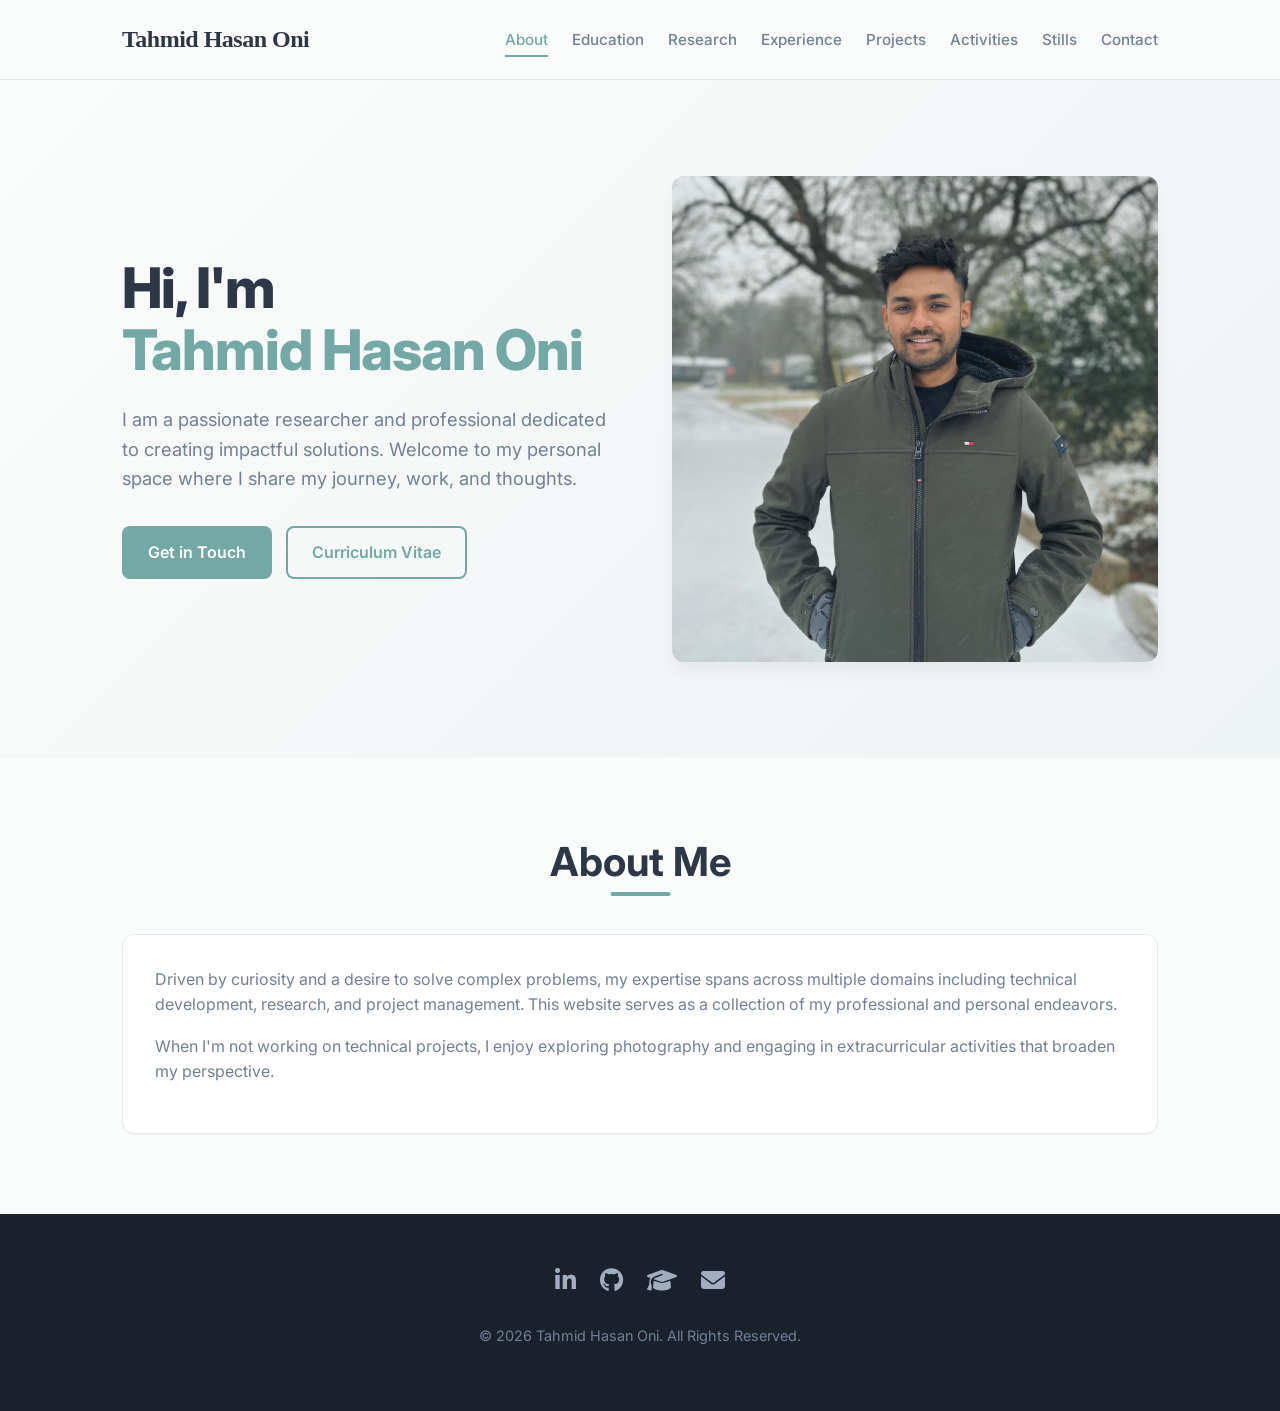
<file: index.html>
<!DOCTYPE html>
<html lang="en">

<head>
    <meta charset="UTF-8">
    <meta name="viewport" content="width=device-width, initial-scale=1.0">
    <meta name="description" content="Official website of Tahmid Hasan Oni, PhD Candidate and Mechanical Engineering Researcher specializing in Structural Health Monitoring and Polymer Composites.">
    <meta property="og:title" content="Tahmid Hasan Oni - Personal Website">
    <meta property="og:description" content="Explore the research publications, engineering projects, and professional journey of Tahmid Hasan Oni.">
    <link rel="canonical" href="https://tahmidoni.github.io/Personal_website/" />
    <title>Tahmid Hasan Oni | Personal Website & Portfolio</title>

    <!-- Google Fonts -->
    <link rel="preconnect" href="https://fonts.googleapis.com">
    <link rel="preconnect" href="https://fonts.gstatic.com" crossorigin>
    <link href="https://fonts.googleapis.com/css2?family=Inter:wght@300;400;500;600;700;800&display=swap"
        rel="stylesheet">

    <!-- FontAwesome for Icons -->
    <link rel="stylesheet" href="https://cdnjs.cloudflare.com/ajax/libs/font-awesome/6.4.0/css/all.min.css">

    <!-- Custom CSS -->
    <link rel="stylesheet" href="css/style.css">
</head>

<body>

    <!-- Navigation -->
    <nav class="navbar">
        <div class="container">
            <a href="index.html" class="nav-logo">Tahmid Hasan Oni</a>
            <button class="mobile-menu-btn" aria-label="Toggle Navigation">
                <i class="fas fa-bars"></i>
            </button>
            <ul class="nav-links">
                <li><a href="index.html" class="nav-link active">About</a></li>
                <li><a href="education.html" class="nav-link">Education</a></li>
                <li><a href="research.html" class="nav-link">Research</a></li>
                <li><a href="experience.html" class="nav-link">Experience</a></li>
                <li><a href="projects.html" class="nav-link">Projects</a></li>
                <!-- <li><a href="honors.html" class="nav-link">Honors</a></li> -->
                <li><a href="activities.html" class="nav-link">Activities</a></li>
                <li><a href="stills.html" class="nav-link">Stills</a></li>
                <li><a href="contact.html" class="nav-link">Contact</a></li>
            </ul>
        </div>
    </nav>

    <!-- Main Content -->
    <main>
        <!-- Hero Section -->
        <section class="hero">
            <div class="container hero-content">
                <div class="hero-text">
                    <h1>Hi, I'm <br><span>Tahmid Hasan Oni</span></h1>
                    <p>I am a passionate researcher and professional dedicated to creating impactful solutions. Welcome
                        to my personal space where I share my journey, work, and thoughts.</p>
                    <div class="hero-buttons">
                        <a href="contact.html" class="btn btn-primary">Get in Touch</a>
                        <a href="https://drive.google.com/file/d/1WWj1M_-aEHTrsy5_OXhQJDjjYvcF088J/view" class="btn btn-outline" style="margin-left: 10px;">Curriculum Vitae</a>
                    </div>
                </div>
                <div class="hero-image">
                    <!-- Placeholder using unspash -->
                    <img src="Assets/Oni.jpeg"
                        alt="Oni" loading="lazy">
                </div>
            </div>
        </section>

        <!-- Brief Intro / About Snippet -->
        <section class="section">
            <div class="container">
                <h2 class="section-title">About Me</h2>
                <div class="card">
                    <p>Driven by curiosity and a desire to solve complex problems, my expertise spans across multiple
                        domains including technical development, research, and project management. This website serves
                        as a collection of my professional and personal endeavors.</p>
                    <p>When I'm not working on technical projects, I enjoy exploring photography and engaging in
                        extracurricular activities that broaden my perspective.</p>
                </div>
            </div>
        </section>
    </main>

    <!-- Footer -->
    <footer>
        <div class="container footer-content">
            <div class="social-links">
                <a href="http://linkedin.com/in/tahmid-hasan-oni-07b539218" class="social-link" aria-label="LinkedIn"><i class="fab fa-linkedin-in"></i></a>
                <a href="https://github.com/TahmidOni" class="social-link" aria-label="GitHub"><i class="fab fa-github"></i></a>
                <a href="https://scholar.google.com/citations?user=o7gsbaMAAAAJ&hl=en" class="social-link" aria-label="Google Scholar"><i class="fas fa-graduation-cap"></i></a>
                <a href="mailto:tahmidhasan.oni@uta.edu" class="social-link" aria-label="Email"><i
                        class="fas fa-envelope"></i></a>
            </div>
            <p class="copyright">&copy;
                <script>document.write(new Date().getFullYear())</script> Tahmid Hasan Oni. All Rights Reserved.
            </p>
        </div>
    </footer>

    <!-- Custom JS -->
    <script src="js/script.js"></script>
</body>

</html>
</file>
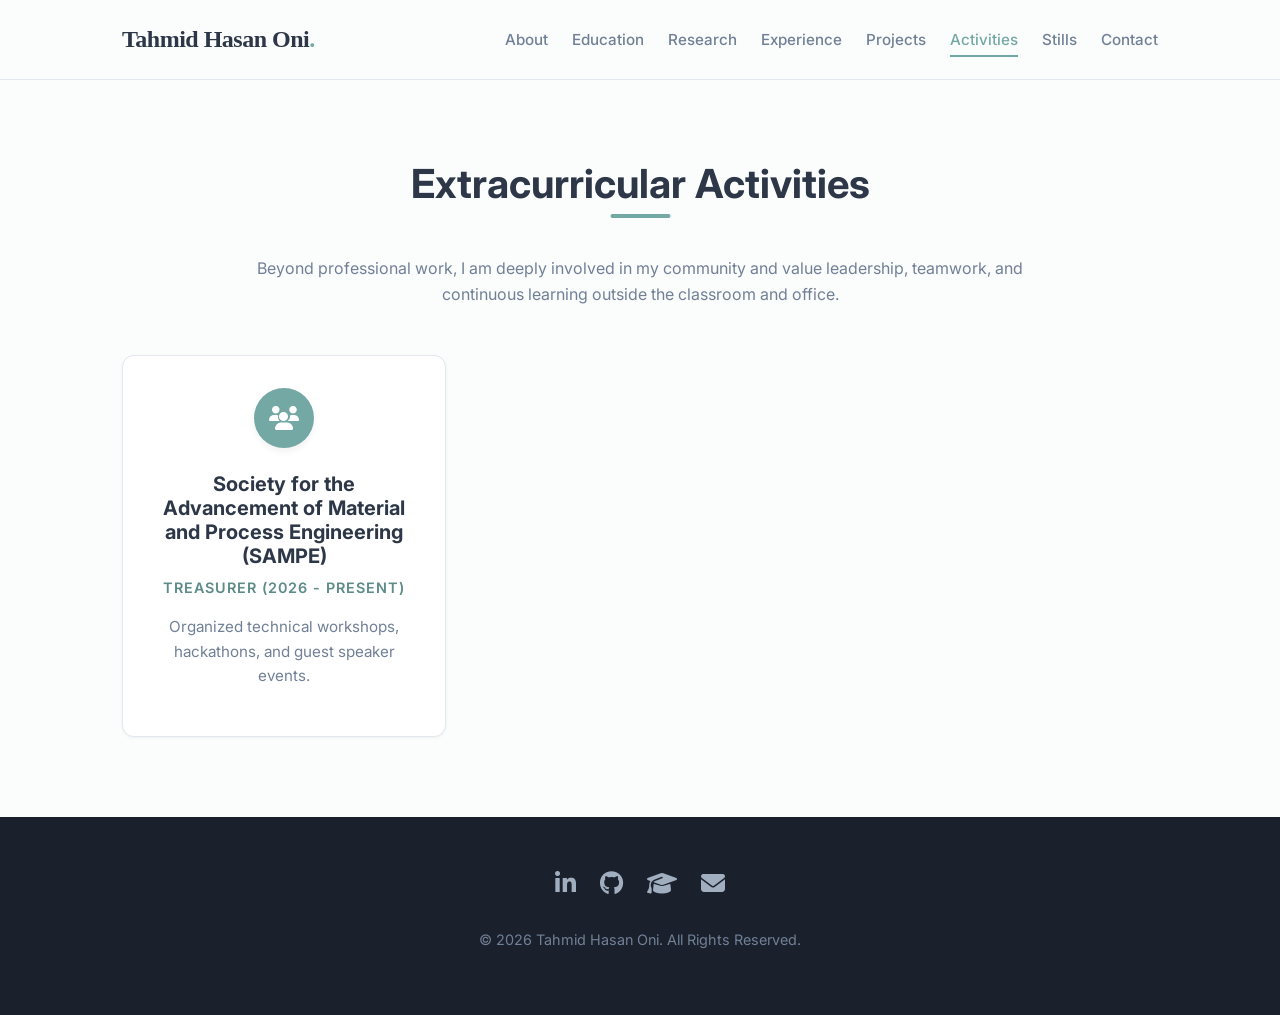
<file: activities.html>
<!DOCTYPE html>
<html lang="en">

<head>
    <meta charset="UTF-8">
    <meta name="viewport" content="width=device-width, initial-scale=1.0">
    <meta name="description" content="Extracurricular activities, leadership roles, and community involvement of Tahmid Hasan Oni.">
    <title>Activities | Tahmid Hasan Oni</title>

    <link rel="preconnect" href="https://fonts.googleapis.com">
    <link rel="preconnect" href="https://fonts.gstatic.com" crossorigin>
    <link href="https://fonts.googleapis.com/css2?family=Inter:wght@300;400;500;600;700;800&display=swap"
        rel="stylesheet">
    <link rel="stylesheet" href="https://cdnjs.cloudflare.com/ajax/libs/font-awesome/6.4.0/css/all.min.css">

    <link rel="stylesheet" href="css/style.css">
    <style>
        .activity-card {
            text-align: center;
        }

        .activity-icon {
            display: inline-flex;
            align-items: center;
            justify-content: center;
            width: 60px;
            height: 60px;
            border-radius: 50%;
            background: var(--accent);
            color: white;
            font-size: 1.5rem;
            margin-bottom: 1.5rem;
            box-shadow: var(--shadow-md);
        }

        .activity-title {
            font-size: 1.25rem;
            margin-bottom: 0.5rem;
        }

        .activity-role {
            font-size: 0.9rem;
            font-weight: 600;
            color: var(--accent-dark);
            margin-bottom: 1rem;
            text-transform: uppercase;
            letter-spacing: 1px;
        }

        .activity-desc {
            font-size: 0.95rem;
            color: var(--text-muted);
        }
    </style>
</head>

<body>

    <!-- Navigation -->
    <nav class="navbar">
        <div class="container">
            <a href="index.html" class="nav-logo">Tahmid Hasan Oni<span>.</span></a>
            <button class="mobile-menu-btn" aria-label="Toggle Navigation">
                <i class="fas fa-bars"></i>
            </button>
            <ul class="nav-links">
                <li><a href="index.html" class="nav-link">About</a></li>
                <li><a href="education.html" class="nav-link">Education</a></li>
                <li><a href="research.html" class="nav-link">Research</a></li>
                <li><a href="experience.html" class="nav-link">Experience</a></li>
                <li><a href="projects.html" class="nav-link">Projects</a></li>
                <!-- <li><a href="honors.html" class="nav-link">Honors</a></li> -->
                <li><a href="activities.html" class="nav-link">Activities</a></li>
                <li><a href="stills.html" class="nav-link">Stills</a></li>
                <li><a href="contact.html" class="nav-link">Contact</a></li>
            </ul>
        </div>
    </nav>

    <!-- Main Content -->
    <main style="flex: 1;">
        <section class="section">
            <div class="container">
                <h1 class="section-title">Extracurricular Activities</h1>

                <p style="text-align: center; max-width: 800px; margin: 0 auto 3rem auto;">
                    Beyond professional work, I am deeply involved in my community and value leadership, teamwork, and
                    continuous learning outside the classroom and office.
                </p>

                <div class="grid-3">

                    <div class="card activity-card">
                        <div class="activity-icon"><i class="fas fa-users"></i></div>
                        <h3 class="activity-title">Society for the Advancement of Material and Process Engineering (SAMPE)</h3>
                        <div class="activity-role">Treasurer (2026 - Present)</div>
                        <p class="activity-desc">Organized technical workshops, hackathons, and guest speaker
                            events.</p>
                    </div>

                    <!-- <div class="card activity-card">
                        <div class="activity-icon"><i class="fas fa-hands-helping"></i></div>
                        <h3 class="activity-title">Code for Good Initiative</h3>
                        <div class="activity-role">Lead Volunteer Coordinator</div>
                        <p class="activity-desc">Partnered with local non-profits to build custom software solutions to
                            improve their operational efficiency. Mentored junior developers in the process.</p>
                    </div>

                    <div class="card activity-card">
                        <div class="activity-icon"><i class="fas fa-mountain"></i></div>
                        <h3 class="activity-title">Outdoor Adventure Club</h3>
                        <div class="activity-role">Member & Guide</div>
                        <p class="activity-desc">Led monthly hiking and rock climbing expeditions for students.
                            Emphasized safety, teamwork, and leaving no trace principles in nature.</p>
                    </div> -->

                </div>

            </div>
        </section>
    </main>

    <!-- Footer -->
    <footer>
        <div class="container footer-content">
            <div class="social-links">
                <a href="http://linkedin.com/in/tahmid-hasan-oni-07b539218" class="social-link" aria-label="LinkedIn"><i class="fab fa-linkedin-in"></i></a>
                <a href="https://github.com/TahmidOni" class="social-link" aria-label="GitHub"><i class="fab fa-github"></i></a>
                <a href="https://scholar.google.com/citations?user=o7gsbaMAAAAJ&hl=en" class="social-link" aria-label="Google Scholar"><i class="fas fa-graduation-cap"></i></a>
                <a href="mailto:tahmidhasan.oni@uta.edu" class="social-link" aria-label="Email"><i
                        class="fas fa-envelope"></i></a>
            </div>
            <p class="copyright">&copy;
                <script>document.write(new Date().getFullYear())</script> Tahmid Hasan Oni. All Rights Reserved.
            </p>
        </div>
    </footer>

    <script src="js/script.js"></script>
</body>

</html>
</file>
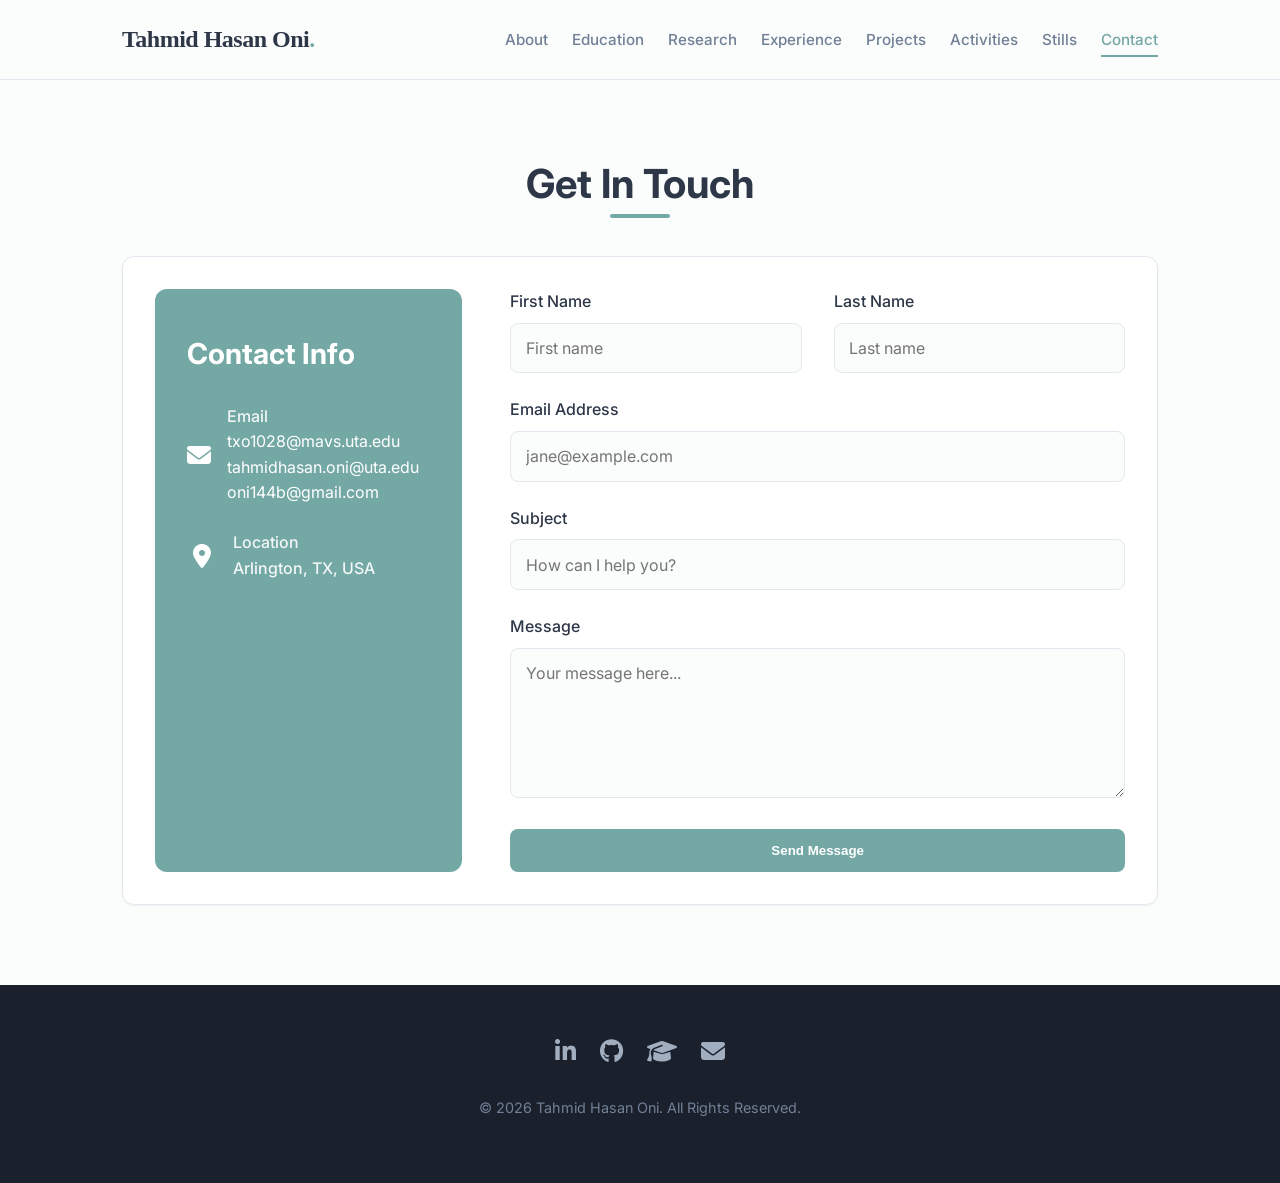
<file: contact.html>
<!DOCTYPE html>
<html lang="en">

<head>
    <meta charset="UTF-8">
    <meta name="viewport" content="width=device-width, initial-scale=1.0">
    <meta name="description" content="Get in touch with Tahmid Hasan Oni for research collaborations, professional opportunities, or academic inquiries.">
    <title>Contact | Tahmid Hasan Oni</title>
    
    <link rel="preconnect" href="https://fonts.googleapis.com">
    <link rel="preconnect" href="https://fonts.gstatic.com" crossorigin>
    <link href="https://fonts.googleapis.com/css2?family=Inter:wght@300;400;500;600;700;800&display=swap"
        rel="stylesheet">
    <link rel="stylesheet" href="https://cdnjs.cloudflare.com/ajax/libs/font-awesome/6.4.0/css/all.min.css">

    <link rel="stylesheet" href="css/style.css">
    <style>
        .contact-grid {
            display: grid;
            grid-template-columns: 1fr 2fr;
            gap: 3rem;
        }

        .contact-info {
            background: var(--accent);
            color: white;
            padding: 3rem 2rem;
            border-radius: var(--radius-lg);
        }

        .contact-info h2 {
            color: white;
            margin-bottom: 2rem;
            font-size: 1.8rem;
        }

        .info-item {
            display: flex;
            align-items: center;
            margin-bottom: 1.5rem;
        }

        .info-item i {
            font-size: 1.5rem;
            margin-right: 1rem;
            width: 30px;
            text-align: center;
        }

        .info-item p {
            margin: 0;
            color: rgba(255, 255, 255, 0.9);
            font-weight: 500;
        }

        .info-item a {
            color: white;
            text-decoration: none;
        }

        .info-item a:hover {
            text-decoration: underline;
        }

        .form-group {
            margin-bottom: 1.5rem;
        }

        .form-label {
            display: block;
            margin-bottom: 0.5rem;
            font-weight: 500;
            color: var(--text-main);
        }

        .form-control {
            width: 100%;
            padding: 0.9rem;
            border: 1px solid var(--border);
            border-radius: var(--radius-md);
            font-family: inherit;
            font-size: 1rem;
            transition: var(--transition);
            background: var(--bg-color);
        }

        .form-control:focus {
            outline: none;
            border-color: var(--accent);
            box-shadow: 0 0 0 4px rgba(116, 168, 164, 0.15);
        }

        textarea.form-control {
            resize: vertical;
            min-height: 150px;
        }

        @media (max-width: 768px) {
            .contact-grid {
                grid-template-columns: 1fr;
            }
        }
    </style>
</head>

<body>

    <!-- Navigation -->
    <nav class="navbar">
        <div class="container">
            <a href="index.html" class="nav-logo">Tahmid Hasan Oni<span>.</span></a>
            <button class="mobile-menu-btn" aria-label="Toggle Navigation">
                <i class="fas fa-bars"></i>
            </button>
            <ul class="nav-links">
                <li><a href="index.html" class="nav-link">About</a></li>
                <li><a href="education.html" class="nav-link">Education</a></li>
                <li><a href="research.html" class="nav-link">Research</a></li>
                <li><a href="experience.html" class="nav-link">Experience</a></li>
                <li><a href="projects.html" class="nav-link">Projects</a></li>
                <!-- <li><a href="honors.html" class="nav-link">Honors</a></li> -->
                <li><a href="activities.html" class="nav-link">Activities</a></li>
                <li><a href="stills.html" class="nav-link">Stills</a></li>
                <li><a href="contact.html" class="nav-link active">Contact</a></li>
            </ul>
        </div>
    </nav>

    <!-- Main Content -->
    <main style="flex: 1;">
        <section class="section">
            <div class="container">
                <h1 class="section-title">Get In Touch</h1>

                <div class="card" style="padding: 2rem;">
                    <div class="contact-grid">

                        <!-- Contact Information -->
                        <div class="contact-info">
                            <h2>Contact Info</h2>

                            <div class="info-item">
                                <i class="fas fa-envelope"></i>
                                <div>
                                    <p>Email</p>
                                    <a href="mailto:txo1028@mavs.uta.edu">txo1028@mavs.uta.edu</a>
                                    <a href="mailto:tahmidhasan.oni@uta.edu">tahmidhasan.oni@uta.edu</a>
                                    <a href="mailto:oni144b@gmail.com">oni144b@gmail.com</a>
                                </div>
                            </div>

                            <!-- <div class="info-item">
                                <i class="fas fa-phone-alt"></i>
                                <div>
                                    <p>Phone</p>
                                    <a href="tel:+1234567890">+1 (234) 567-890</a>
                                </div>
                            </div> -->

                            <div class="info-item">
                                <i class="fas fa-map-marker-alt"></i>
                                <div>
                                    <p>Location</p>
                                    <p>Arlington, TX, USA</p>
                                </div>
                            </div>
                        </div>

                        <!-- Contact Form -->
                        <div class="contact-form-container">
                            <form action="#" method="POST"
                                onsubmit="event.preventDefault(); alert('Message feature requires backend setup. Currently in demo mode.');">
                                <div class="grid-2">
                                    <div class="form-group">
                                        <label class="form-label" for="firstName">First Name</label>
                                        <input type="text" id="firstName" class="form-control" required
                                            placeholder="First name">
                                    </div>
                                    <div class="form-group">
                                        <label class="form-label" for="lastName">Last Name</label>
                                        <input type="text" id="lastName" class="form-control" required
                                            placeholder="Last name">
                                    </div>
                                </div>

                                <div class="form-group">
                                    <label class="form-label" for="email">Email Address</label>
                                    <input type="email" id="email" class="form-control" required
                                        placeholder="jane@example.com">
                                </div>

                                <div class="form-group">
                                    <label class="form-label" for="subject">Subject</label>
                                    <input type="text" id="subject" class="form-control" required
                                        placeholder="How can I help you?">
                                </div>

                                <div class="form-group">
                                    <label class="form-label" for="message">Message</label>
                                    <textarea id="message" class="form-control" required
                                        placeholder="Your message here..."></textarea>
                                </div>

                                <button type="submit" class="btn btn-primary" style="width: 100%;">Send Message</button>
                            </form>
                        </div>

                    </div>
                </div>

            </div>
        </section>
    </main>

    <!-- Footer -->
    <footer>
        <div class="container footer-content">
            <div class="social-links">
                <a href="http://linkedin.com/in/tahmid-hasan-oni-07b539218" class="social-link" aria-label="LinkedIn"><i class="fab fa-linkedin-in"></i></a>
                <a href="https://github.com/TahmidOni" class="social-link" aria-label="GitHub"><i class="fab fa-github"></i></a>
                <a href="https://scholar.google.com/citations?user=o7gsbaMAAAAJ&hl=en" class="social-link" aria-label="Google Scholar"><i class="fas fa-graduation-cap"></i></a>
                <a href="mailto:tahmidhasan.oni@uta.edu" class="social-link" aria-label="Email"><i
                        class="fas fa-envelope"></i></a>
            </div>
            <p class="copyright">&copy;
                <script>document.write(new Date().getFullYear())</script> Tahmid Hasan Oni. All Rights Reserved.
            </p>
        </div>
    </footer>

    <script src="js/script.js"></script>
</body>

</html>
</file>
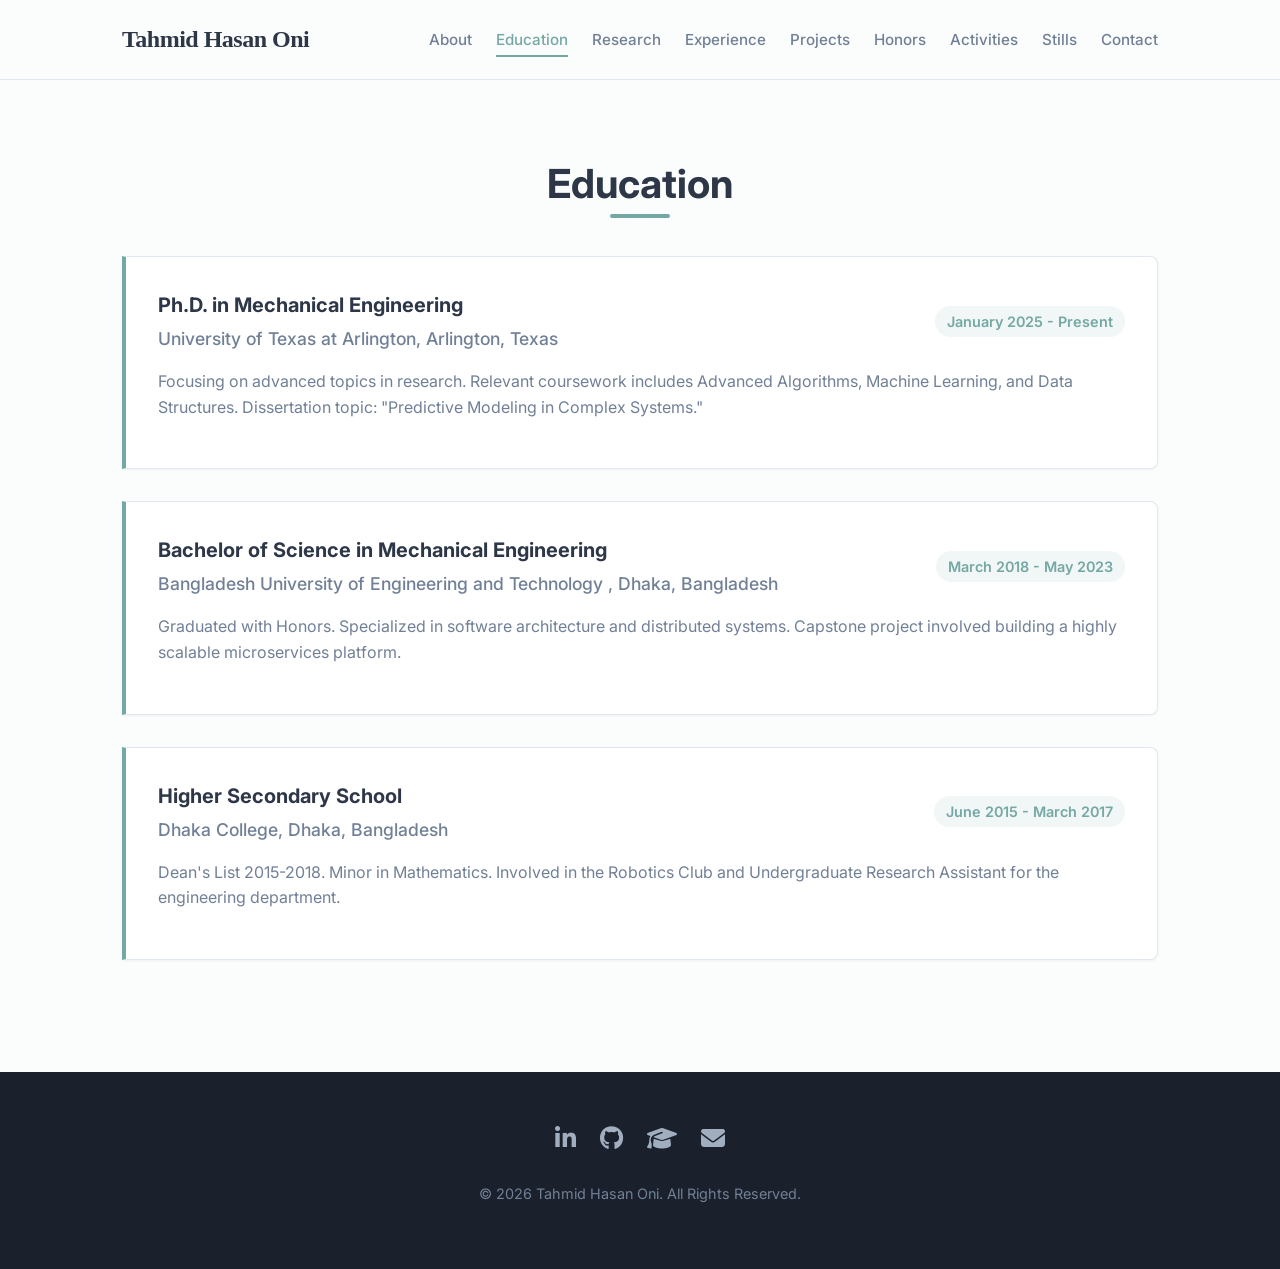
<file: education.html>
<!DOCTYPE html>
<html lang="en">

<head>
    <meta charset="UTF-8">
    <meta name="viewport" content="width=device-width, initial-scale=1.0">
    <meta name="description" content="Academic background and education history of Tahmid Hasan Oni, PhD Candidate in Mechanical Engineering.">
    <title>Education | Tahmid Hasan Oni</title>

    <link rel="preconnect" href="https://fonts.googleapis.com">
    <link rel="preconnect" href="https://fonts.gstatic.com" crossorigin>
    <link href="https://fonts.googleapis.com/css2?family=Inter:wght@300;400;500;600;700;800&display=swap"
        rel="stylesheet">
    <link rel="stylesheet" href="https://cdnjs.cloudflare.com/ajax/libs/font-awesome/6.4.0/css/all.min.css">

    <link rel="stylesheet" href="css/style.css">
    <style>
        .edu-item {
            margin-bottom: 2rem;
            border-left: 4px solid var(--accent);
            border-radius: 0 var(--radius-md) var(--radius-md) 0;
        }

        .edu-meta {
            display: flex;
            justify-content: space-between;
            align-items: center;
            margin-bottom: 1rem;
            flex-wrap: wrap;
            gap: 0.5rem;
        }

        .edu-date {
            font-weight: 600;
            color: var(--accent);
            background: rgba(116, 168, 164, 0.1);
            padding: 0.25rem 0.75rem;
            border-radius: 20px;
            font-size: 0.9rem;
        }

        .edu-degree {
            font-size: 1.25rem;
            font-weight: 700;
            color: var(--text-main);
            margin-bottom: 0.25rem;
        }

        .edu-school {
            font-size: 1.1rem;
            color: var(--text-muted);
            font-weight: 500;
        }
    </style>
</head>

<body>

    <!-- Navigation -->
    <nav class="navbar">
        <div class="container">
            <a href="index.html" class="nav-logo">Tahmid Hasan Oni<span></span></a>
            <button class="mobile-menu-btn" aria-label="Toggle Navigation">
                <i class="fas fa-bars"></i>
            </button>
            <ul class="nav-links">
                <li><a href="index.html" class="nav-link">About</a></li>
                <li><a href="education.html" class="nav-link">Education</a></li>
                <li><a href="research.html" class="nav-link">Research</a></li>
                <li><a href="experience.html" class="nav-link">Experience</a></li>
                <li><a href="projects.html" class="nav-link">Projects</a></li>
                <li><a href="honors.html" class="nav-link">Honors</a></li>
                <li><a href="activities.html" class="nav-link">Activities</a></li>
                <li><a href="stills.html" class="nav-link">Stills</a></li>
                <li><a href="contact.html" class="nav-link">Contact</a></li>
            </ul>
        </div>
    </nav>

    <!-- Main Content -->
    <main style="flex: 1;">
        <section class="section">
            <div class="container">
                <h1 class="section-title">Education</h1>

                <div class="card edu-item">
                    <div class="edu-meta">
                        <div>
                            <div class="edu-degree">Ph.D. in Mechanical Engineering</div>
                            <div class="edu-school">University of Texas at Arlington, Arlington, Texas</div>
                        </div>
                        <div class="edu-date">January 2025 - Present</div>
                    </div>
                    <p>Focusing on advanced topics in research. Relevant coursework includes Advanced Algorithms,
                        Machine Learning, and Data Structures. Dissertation topic: "Predictive Modeling in Complex
                        Systems."</p>
                </div>

                <div class="card edu-item">
                    <div class="edu-meta">
                        <div>
                            <div class="edu-degree">Bachelor of Science in Mechanical Engineering </div>
                            <div class="edu-school">Bangladesh University of Engineering and Technology , Dhaka, Bangladesh</div>
                        </div>
                        <div class="edu-date">March 2018 - May 2023</div>
                    </div>
                    <p>Graduated with Honors. Specialized in software architecture and distributed systems. Capstone
                        project involved building a highly scalable microservices platform.</p>
                </div>

                <div class="card edu-item">
                    <div class="edu-meta">
                        <div>
                            <div class="edu-degree">Higher Secondary School</div>
                            <div class="edu-school">Dhaka College, Dhaka, Bangladesh</div>
                        </div>
                        <div class="edu-date"> June 2015 - March 2017</div>
                    </div>
                    <p>Dean's List 2015-2018. Minor in Mathematics. Involved in the Robotics Club and Undergraduate
                        Research Assistant for the engineering department.</p>
                </div>

            </div>
        </section>
    </main>

    <!-- Footer -->
    <footer>
        <div class="container footer-content">
            <div class="social-links">
                <a href="http://linkedin.com/in/tahmid-hasan-oni-07b539218" class="social-link" aria-label="LinkedIn"><i class="fab fa-linkedin-in"></i></a>
                <a href="https://github.com/TahmidOni" class="social-link" aria-label="GitHub"><i class="fab fa-github"></i></a>
                <a href="https://scholar.google.com/citations?user=o7gsbaMAAAAJ&hl=en" class="social-link" aria-label="Google Scholar"><i class="fas fa-graduation-cap"></i></a>
                <a href="mailto:tahmidhasan.oni@uta.edu" class="social-link" aria-label="Email"><i
                        class="fas fa-envelope"></i></a>
            </div>
            <p class="copyright">&copy;
                <script>document.write(new Date().getFullYear())</script> Tahmid Hasan Oni. All Rights Reserved.
            </p>
        </div>
    </footer>

    <script src="js/script.js"></script>
</body>

</html>
</file>
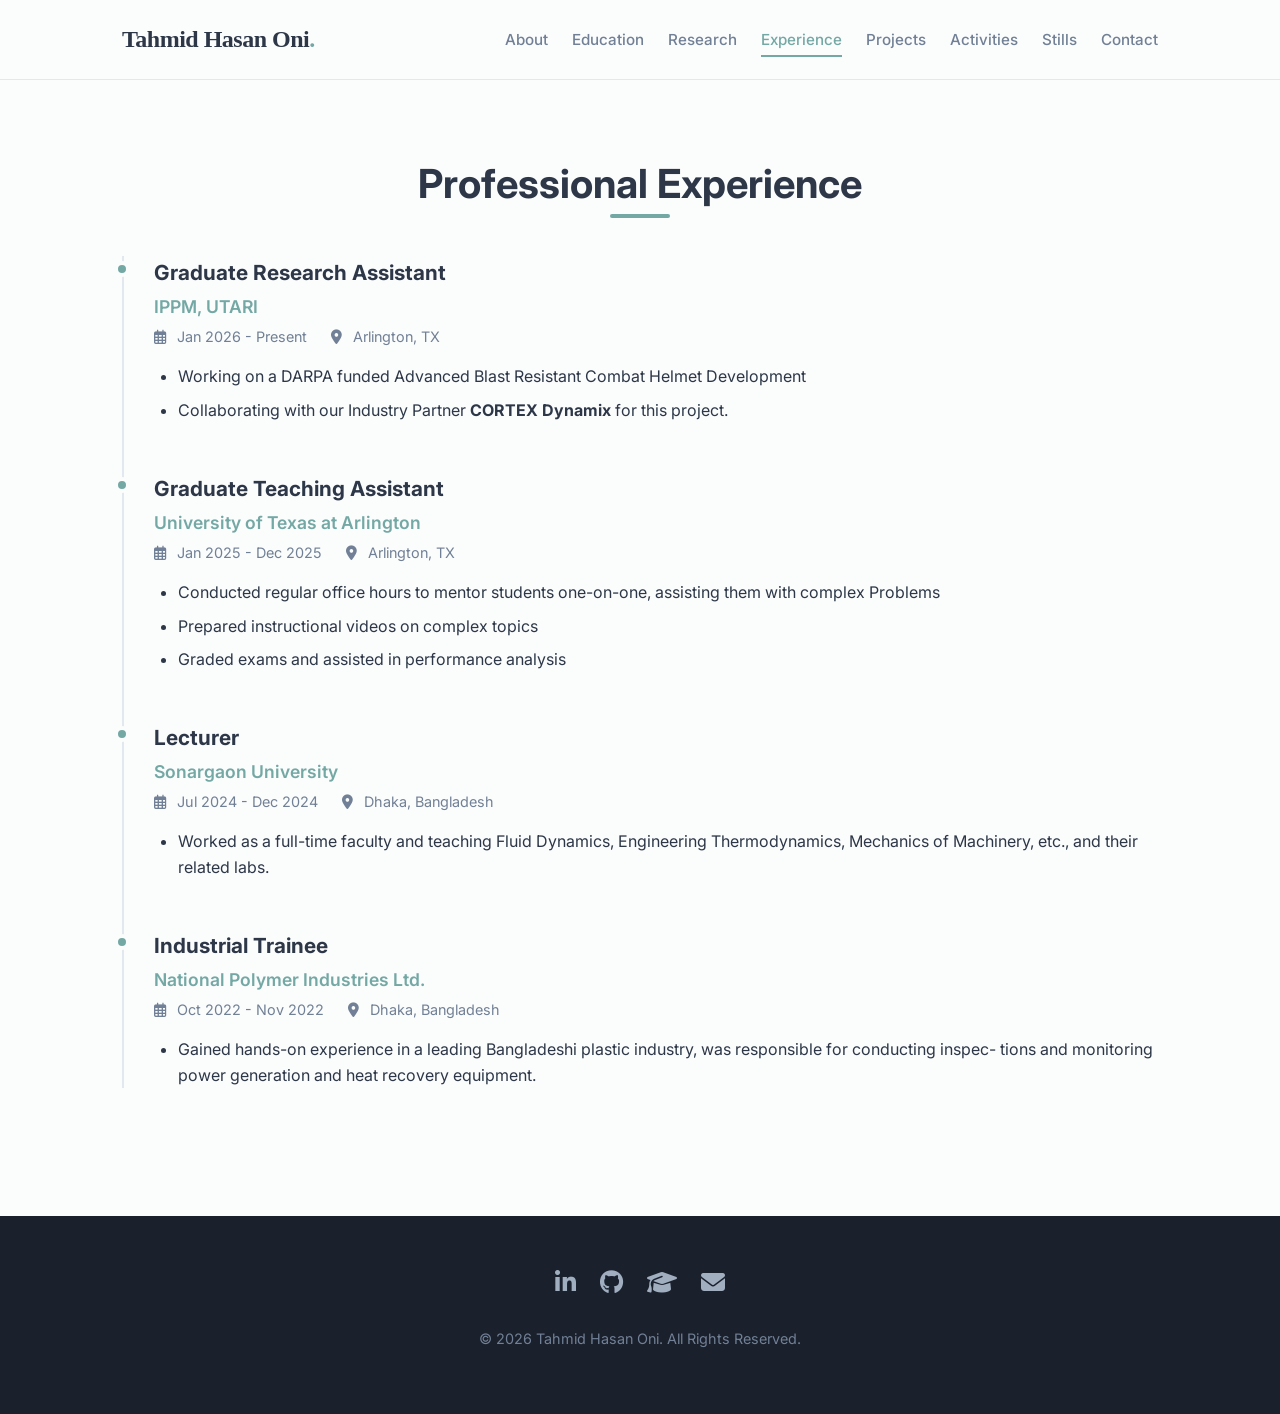
<file: experience.html>
<!DOCTYPE html>
<html lang="en">

<head>
    <meta charset="UTF-8">
    <meta name="viewport" content="width=device-width, initial-scale=1.0">
    <meta name="description" content="Professional experience and work history of Tahmid Hasan Oni, including roles as Graduate Research Assistant and Lecturer.">
    <title>Professional Experience | Tahmid Hasan Oni</title>

    <link rel="preconnect" href="https://fonts.googleapis.com">
    <link rel="preconnect" href="https://fonts.gstatic.com" crossorigin>
    <link href="https://fonts.googleapis.com/css2?family=Inter:wght@300;400;500;600;700;800&display=swap"
        rel="stylesheet">
    <link rel="stylesheet" href="https://cdnjs.cloudflare.com/ajax/libs/font-awesome/6.4.0/css/all.min.css">

    <link rel="stylesheet" href="css/style.css">
    <style>
        .exp-container {
            position: relative;
            padding-left: 2rem;
        }

        .exp-container::before {
            content: '';
            position: absolute;
            left: 0;
            top: 0;
            bottom: 0;
            width: 2px;
            background: var(--border);
        }

        .exp-item {
            position: relative;
            margin-bottom: 3rem;
        }

        .exp-item::before {
            content: '';
            position: absolute;
            left: -2rem;
            top: 5px;
            width: 16px;
            height: 16px;
            border-radius: 50%;
            background: var(--accent);
            border: 4px solid var(--bg-color);
            transform: translateX(-50%);
        }

        .exp-header {
            margin-bottom: 1rem;
        }

        .exp-role {
            font-size: 1.3rem;
            font-weight: 700;
            color: var(--text-main);
            margin-bottom: 0.25rem;
        }

        .exp-company {
            font-size: 1.1rem;
            color: var(--accent);
            font-weight: 600;
            margin-bottom: 0.25rem;
        }

        .exp-date-loc {
            font-size: 0.9rem;
            color: var(--text-muted);
            display: flex;
            gap: 1.5rem;
        }

        .exp-date-loc i {
            margin-right: 0.4rem;
        }

        .exp-bullets {
            list-style-type: disc;
            padding-left: 1.5rem;
            color: var(--text-main);
        }

        .exp-bullets li {
            margin-bottom: 0.5rem;
        }
    </style>
</head>

<body>

    <!-- Navigation -->
    <nav class="navbar">
        <div class="container">
            <a href="index.html" class="nav-logo">Tahmid Hasan Oni<span>.</span></a>
            <button class="mobile-menu-btn" aria-label="Toggle Navigation">
                <i class="fas fa-bars"></i>
            </button>
            <ul class="nav-links">
                <li><a href="index.html" class="nav-link">About</a></li>
                <li><a href="education.html" class="nav-link">Education</a></li>
                <li><a href="research.html" class="nav-link">Research</a></li>
                <li><a href="experience.html" class="nav-link">Experience</a></li>
                <li><a href="projects.html" class="nav-link">Projects</a></li>
                <!-- <li><a href="honors.html" class="nav-link">Honors</a></li> -->
                <li><a href="activities.html" class="nav-link">Activities</a></li>
                <li><a href="stills.html" class="nav-link">Stills</a></li>
                <li><a href="contact.html" class="nav-link">Contact</a></li>
            </ul>
        </div>
    </nav>

    <!-- Main Content -->
    <main style="flex: 1;">
        <section class="section">
            <div class="container">
                <h1 class="section-title">Professional Experience</h1>

                <div class="exp-container">

                    <div class="exp-item">
                        <div class="exp-header">
                            <div class="exp-role"> Graduate Research Assistant</div>
                            <div class="exp-company">IPPM, UTARI</div>
                            <div class="exp-date-loc">
                                <span><i class="far fa-calendar-alt"></i> Jan 2026 - Present</span>
                                <span><i class="fas fa-map-marker-alt"></i> Arlington, TX</span>
                            </div>
                        </div>
                        <ul class="exp-bullets">
                            <li>Working on a DARPA funded Advanced Blast Resistant Combat Helmet Development</li>
                            <li>Collaborating with our Industry Partner <b>CORTEX Dynamix</b> for this project.</li>
                        </ul>
                    </div>

                    <div class="exp-item">
                        <div class="exp-header">
                            <div class="exp-role">Graduate Teaching Assistant</div>
                            <div class="exp-company">University of Texas at Arlington</div>
                            <div class="exp-date-loc">
                                <span><i class="far fa-calendar-alt"></i> Jan 2025 - Dec 2025</span>
                                <span><i class="fas fa-map-marker-alt"></i> Arlington, TX</span>
                            </div>
                        </div>
                        <ul class="exp-bullets">
                            <li>Conducted regular office hours to mentor students one-on-one, assisting them with complex Problems</li>
                            <li> Prepared instructional videos on complex topics </li>
                            <li>Graded exams and assisted in performance analysis</li>
                        </ul>
                    </div>

                    <div class="exp-item">
                        <div class="exp-header">
                            <div class="exp-role">Lecturer</div>
                            <div class="exp-company">Sonargaon University</div>
                            <div class="exp-date-loc">
                                <span><i class="far fa-calendar-alt"></i> Jul 2024 - Dec 2024</span>
                                <span><i class="fas fa-map-marker-alt"></i> Dhaka, Bangladesh</span>
                            </div>
                        </div>
                        <ul class="exp-bullets">
                            <li>Worked as a full-time faculty and teaching Fluid Dynamics, Engineering Thermodynamics, Mechanics of
Machinery, etc., and their related labs.</li>
                            
                        </ul>
                    </div>

                    <div class="exp-item">
                        <div class="exp-header">
                            <div class="exp-role">Industrial Trainee</div>
                            <div class="exp-company">National Polymer Industries Ltd.</div>
                            <div class="exp-date-loc">
                                <span><i class="far fa-calendar-alt"></i> Oct 2022 - Nov 2022</span>
                                <span><i class="fas fa-map-marker-alt"></i> Dhaka, Bangladesh</span>
                            </div>
                        </div>
                        <ul class="exp-bullets">
                            <li>Gained hands-on experience in a leading Bangladeshi plastic industry, was responsible for conducting inspec-
tions and monitoring power generation and heat recovery equipment.</li>
                            
                        </ul>
                    </div>

                </div>

            </div>
        </section>
    </main>

    <!-- Footer -->
    <footer>
        <div class="container footer-content">
            <div class="social-links">
                <a href="http://linkedin.com/in/tahmid-hasan-oni-07b539218" class="social-link" aria-label="LinkedIn"><i class="fab fa-linkedin-in"></i></a>
                <a href="https://github.com/TahmidOni" class="social-link" aria-label="GitHub"><i class="fab fa-github"></i></a>
                <a href="https://scholar.google.com/citations?user=o7gsbaMAAAAJ&hl=en" class="social-link" aria-label="Google Scholar"><i class="fas fa-graduation-cap"></i></a>
                <a href="mailto:tahmidhasan.oni@uta.edu" class="social-link" aria-label="Email"><i
                        class="fas fa-envelope"></i></a>
            </div>
            <p class="copyright">&copy;
                <script>document.write(new Date().getFullYear())</script> Tahmid Hasan Oni. All Rights Reserved.
            </p>
        </div>
    </footer>

    <script src="js/script.js"></script>
</body>

</html>
</file>
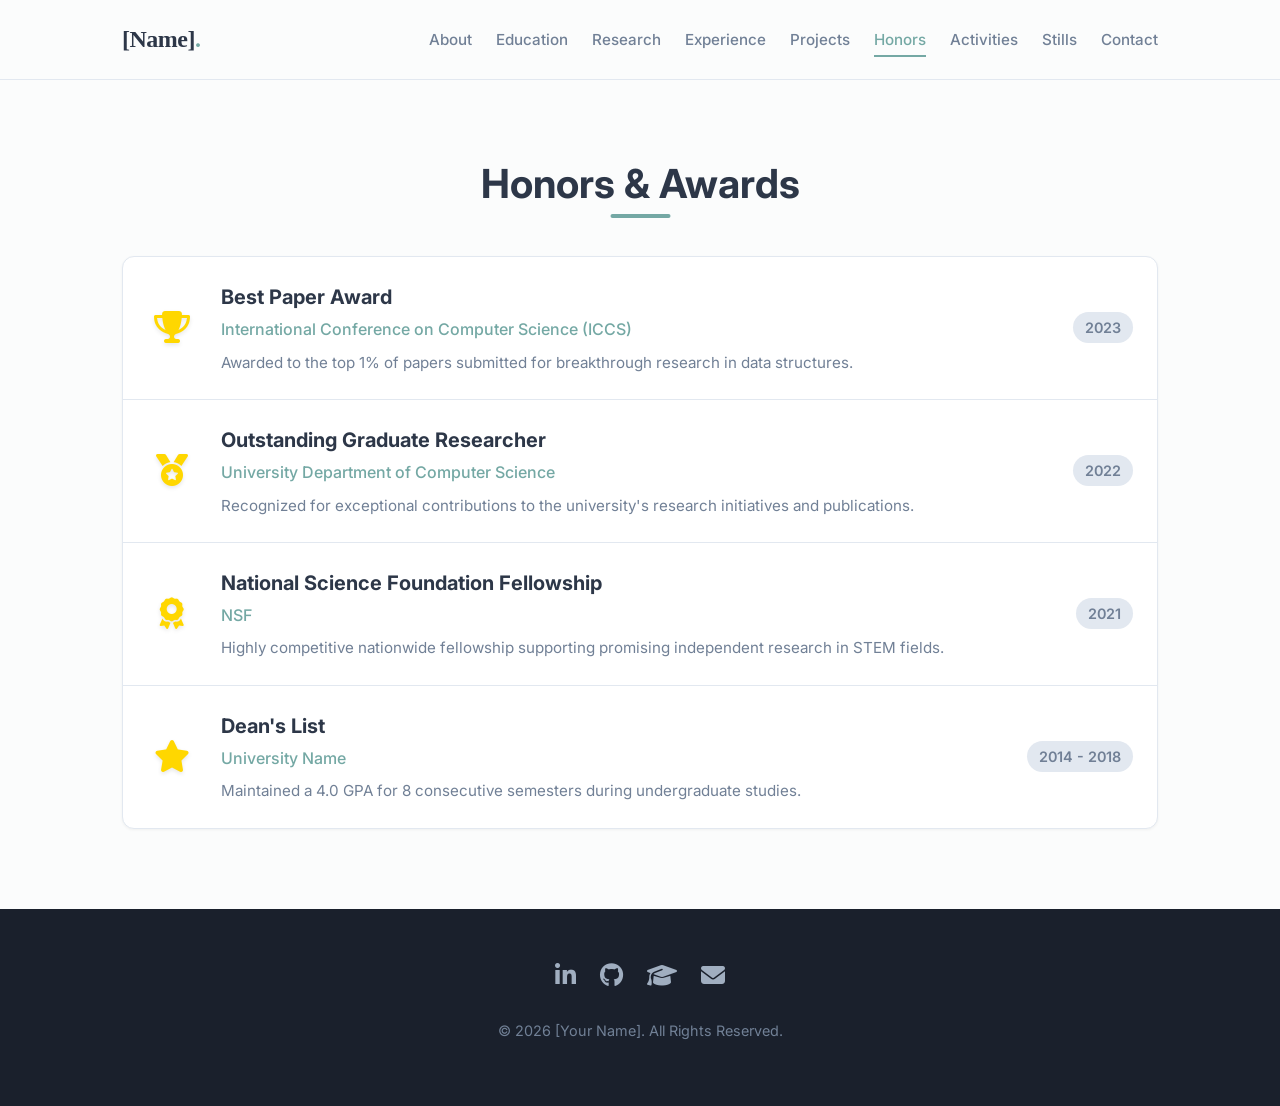
<file: honors.html>
<!DOCTYPE html>
<html lang="en">

<head>
    <meta charset="UTF-8">
    <meta name="viewport" content="width=device-width, initial-scale=1.0">
    <meta name="description" content="Honors and Awards of [Your Name].">
    <title>Honors & Awards | [Your Name]</title>

    <link rel="preconnect" href="https://fonts.googleapis.com">
    <link rel="preconnect" href="https://fonts.gstatic.com" crossorigin>
    <link href="https://fonts.googleapis.com/css2?family=Inter:wght@300;400;500;600;700;800&display=swap"
        rel="stylesheet">
    <link rel="stylesheet" href="https://cdnjs.cloudflare.com/ajax/libs/font-awesome/6.4.0/css/all.min.css">

    <link rel="stylesheet" href="css/style.css">
    <style>
        .honor-item {
            display: flex;
            align-items: center;
            gap: 1.5rem;
            padding: 1.5rem;
            border-bottom: 1px solid var(--border);
            transition: var(--transition);
        }

        .honor-item:last-child {
            border-bottom: none;
        }

        .honor-item:hover {
            background-color: rgba(255, 255, 255, 0.5);
        }

        .honor-icon {
            font-size: 2rem;
            color: #ffd700;
            text-shadow: 0 2px 4px rgba(0, 0, 0, 0.1);
            width: 50px;
            text-align: center;
        }

        .honor-details {
            flex: 1;
        }

        .honor-title {
            font-size: 1.25rem;
            font-weight: 700;
            color: var(--text-main);
            margin-bottom: 0.25rem;
        }

        .honor-org {
            font-size: 1rem;
            color: var(--accent);
            font-weight: 500;
        }

        .honor-date {
            font-size: 0.9rem;
            font-weight: 600;
            color: var(--text-muted);
            background: var(--border);
            padding: 0.25rem 0.75rem;
            border-radius: 20px;
            white-space: nowrap;
        }

        @media (max-width: 600px) {
            .honor-item {
                flex-direction: column;
                text-align: center;
            }
        }
    </style>
</head>

<body>

    <!-- Navigation -->
    <nav class="navbar">
        <div class="container">
            <a href="index.html" class="nav-logo">[Name]<span>.</span></a>
            <button class="mobile-menu-btn" aria-label="Toggle Navigation">
                <i class="fas fa-bars"></i>
            </button>
            <ul class="nav-links">
                <li><a href="index.html" class="nav-link">About</a></li>
                <li><a href="education.html" class="nav-link">Education</a></li>
                <li><a href="research.html" class="nav-link">Research</a></li>
                <li><a href="experience.html" class="nav-link">Experience</a></li>
                <li><a href="projects.html" class="nav-link">Projects</a></li>
                <li><a href="honors.html" class="nav-link">Honors</a></li>
                <li><a href="activities.html" class="nav-link">Activities</a></li>
                <li><a href="stills.html" class="nav-link">Stills</a></li>
                <li><a href="contact.html" class="nav-link">Contact</a></li>
            </ul>
        </div>
    </nav>

    <!-- Main Content -->
    <main style="flex: 1;">
        <section class="section">
            <div class="container">
                <h1 class="section-title">Honors & Awards</h1>

                <div class="card" style="padding: 0;">

                    <div class="honor-item">
                        <div class="honor-icon"><i class="fas fa-trophy"></i></div>
                        <div class="honor-details">
                            <div class="honor-title">Best Paper Award</div>
                            <div class="honor-org">International Conference on Computer Science (ICCS)</div>
                            <p style="margin-top: 0.5rem; margin-bottom: 0; font-size: 0.95rem;">Awarded to the top 1%
                                of papers submitted for breakthrough research in data structures.</p>
                        </div>
                        <div class="honor-date">2023</div>
                    </div>

                    <div class="honor-item">
                        <div class="honor-icon"><i class="fas fa-medal"></i></div>
                        <div class="honor-details">
                            <div class="honor-title">Outstanding Graduate Researcher</div>
                            <div class="honor-org">University Department of Computer Science</div>
                            <p style="margin-top: 0.5rem; margin-bottom: 0; font-size: 0.95rem;">Recognized for
                                exceptional contributions to the university's research initiatives and publications.</p>
                        </div>
                        <div class="honor-date">2022</div>
                    </div>

                    <div class="honor-item">
                        <div class="honor-icon"><i class="fas fa-award"></i></div>
                        <div class="honor-details">
                            <div class="honor-title">National Science Foundation Fellowship</div>
                            <div class="honor-org">NSF</div>
                            <p style="margin-top: 0.5rem; margin-bottom: 0; font-size: 0.95rem;">Highly competitive
                                nationwide fellowship supporting promising independent research in STEM fields.</p>
                        </div>
                        <div class="honor-date">2021</div>
                    </div>

                    <div class="honor-item">
                        <div class="honor-icon"><i class="fas fa-star"></i></div>
                        <div class="honor-details">
                            <div class="honor-title">Dean's List</div>
                            <div class="honor-org">University Name</div>
                            <p style="margin-top: 0.5rem; margin-bottom: 0; font-size: 0.95rem;">Maintained a 4.0 GPA
                                for 8 consecutive semesters during undergraduate studies.</p>
                        </div>
                        <div class="honor-date">2014 - 2018</div>
                    </div>

                </div>

            </div>
        </section>
    </main>

    <!-- Footer -->
    <footer>
        <div class="container footer-content">
            <div class="social-links">
                <a href="#" class="social-link" aria-label="LinkedIn"><i class="fab fa-linkedin-in"></i></a>
                <a href="#" class="social-link" aria-label="GitHub"><i class="fab fa-github"></i></a>
                <a href="#" class="social-link" aria-label="Google Scholar"><i class="fas fa-graduation-cap"></i></a>
                <a href="mailto:your.email@example.com" class="social-link" aria-label="Email"><i
                        class="fas fa-envelope"></i></a>
            </div>
            <p class="copyright">&copy;
                <script>document.write(new Date().getFullYear())</script> [Your Name]. All Rights Reserved.
            </p>
        </div>
    </footer>

    <script src="js/script.js"></script>
</body>

</html>
</file>
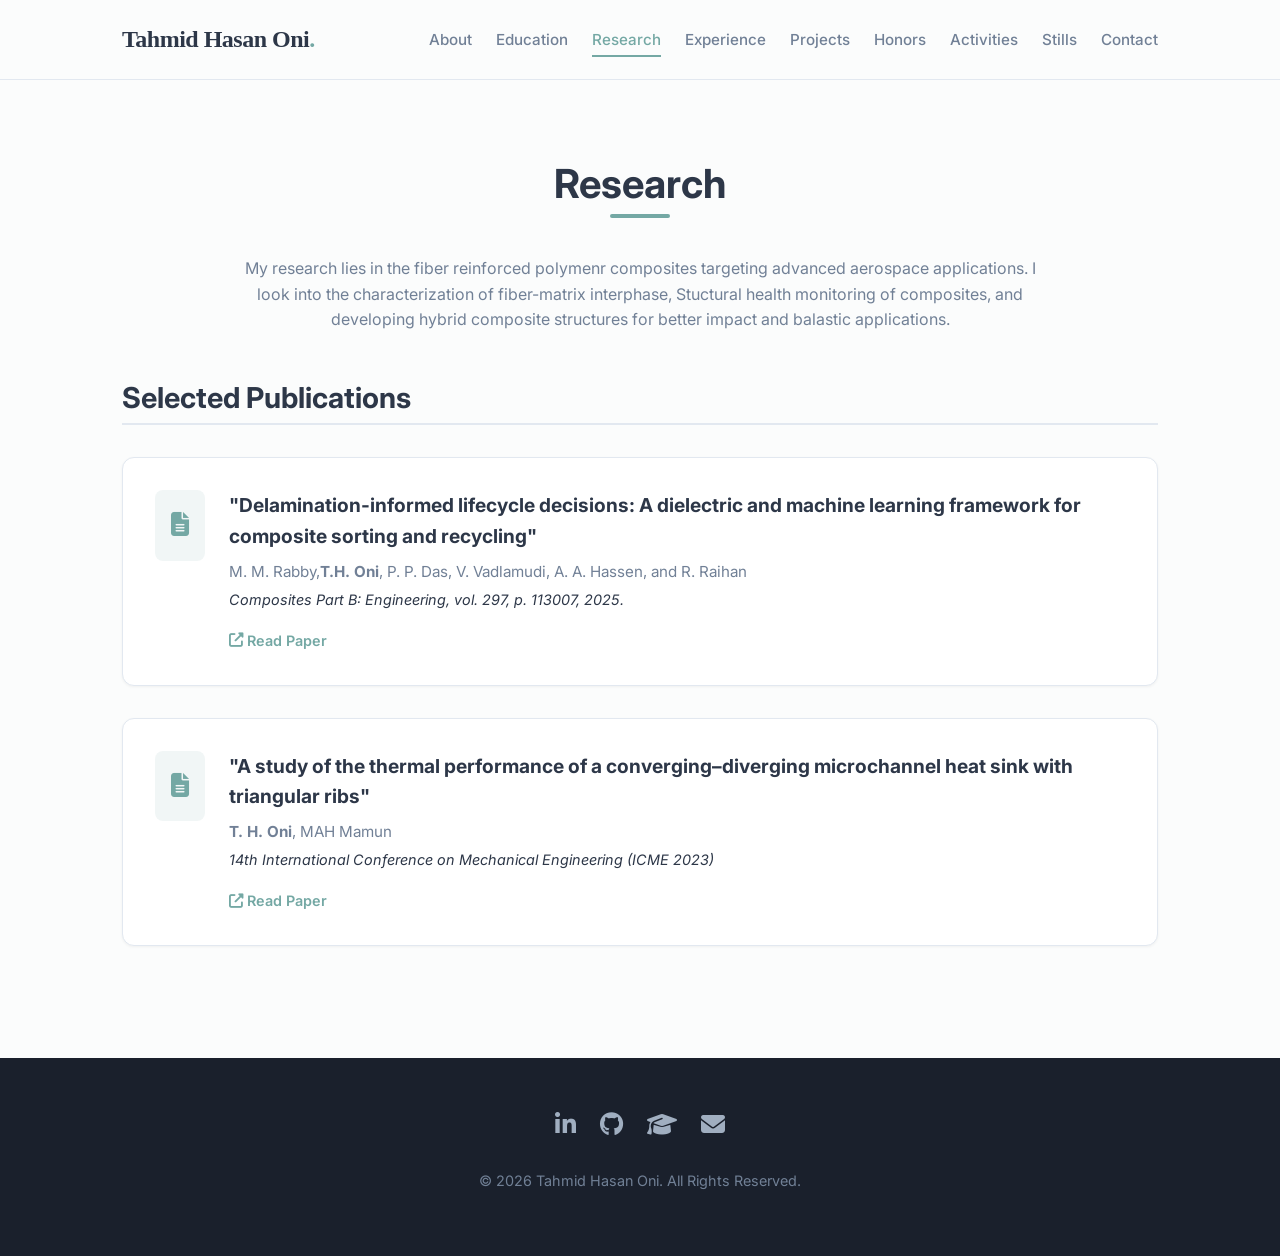
<file: research.html>
<!DOCTYPE html>
<html lang="en">

<head>
    <meta charset="UTF-8">
    <meta name="viewport" content="width=device-width, initial-scale=1.0">
    <meta name="description" content="Research publications, conference proceedings, and academic interests of Tahmid Hasan Oni.">
    <title>Research | Tahmid Hasan Oni</title>

    <link rel="preconnect" href="https://fonts.googleapis.com">
    <link rel="preconnect" href="https://fonts.gstatic.com" crossorigin>
    <link href="https://fonts.googleapis.com/css2?family=Inter:wght@300;400;500;600;700;800&display=swap"
        rel="stylesheet">
    <link rel="stylesheet" href="https://cdnjs.cloudflare.com/ajax/libs/font-awesome/6.4.0/css/all.min.css">

    <link rel="stylesheet" href="css/style.css">
    <style>
        .pub-card {
            display: flex;
            gap: 1.5rem;
            margin-bottom: 2rem;
            align-items: flex-start;
        }

        .pub-icon {
            background: rgba(116, 168, 164, 0.1);
            color: var(--accent);
            padding: 1rem;
            border-radius: var(--radius-md);
            font-size: 1.5rem;
            flex-shrink: 0;
        }

        .pub-title {
            font-size: 1.2rem;
            font-weight: 700;
            margin-bottom: 0.5rem;
        }

        .pub-authors {
            font-size: 0.95rem;
            color: var(--text-muted);
            margin-bottom: 0.25rem;
        }

        .pub-venue {
            font-style: italic;
            font-size: 0.9rem;
            margin-bottom: 1rem;
        }

        .pub-links a {
            font-size: 0.9rem;
            font-weight: 600;
            margin-right: 1rem;
            display: inline-flex;
            align-items: center;
            gap: 0.25rem;
        }

        @media (max-width: 600px) {
            .pub-card {
                flex-direction: column;
                gap: 1rem;
            }
        }
    </style>
</head>

<body>

    <!-- Navigation -->
    <nav class="navbar">
        <div class="container">
            <a href="index.html" class="nav-logo"> Tahmid Hasan Oni<span>.</span></a>
            <button class="mobile-menu-btn" aria-label="Toggle Navigation">
                <i class="fas fa-bars"></i>
            </button>
            <ul class="nav-links">
                <li><a href="index.html" class="nav-link">About</a></li>
                <li><a href="education.html" class="nav-link">Education</a></li>
                <li><a href="research.html" class="nav-link">Research</a></li>
                <li><a href="experience.html" class="nav-link">Experience</a></li>
                <li><a href="projects.html" class="nav-link">Projects</a></li>
                <li><a href="honors.html" class="nav-link">Honors</a></li>
                <li><a href="activities.html" class="nav-link">Activities</a></li>
                <li><a href="stills.html" class="nav-link">Stills</a></li>
                <li><a href="contact.html" class="nav-link">Contact</a></li>
            </ul>
        </div>
    </nav>

    <!-- Main Content -->
    <main style="flex: 1;">
        <section class="section">
            <div class="container">
                <h1 class="section-title">Research</h1>

                <p style="text-align: center; max-width: 800px; margin: 0 auto 3rem auto;">
                    My research lies in the fiber reinforced polymenr composites targeting advanced aerospace applications. I look into the characterization of 
                    fiber-matrix interphase, Stuctural health monitoring of composites, and developing hybrid composite structures for better impact and balastic applications.
                </p>

                <h2
                    style="font-size: 1.8rem; margin-bottom: 2rem; border-bottom: 2px solid var(--border); padding-bottom: 0.5rem;">
                    Selected Publications</h2>

                <div class="card pub-card">
                    <div class="pub-icon"><i class="fas fa-file-alt"></i></div>
                    <div>
                        <div class="pub-title">"Delamination-informed lifecycle decisions: A dielectric and machine learning framework for composite sorting and recycling"</div>
                        <div class="pub-authors"> M. M. Rabby,<b>T.H. Oni</b>, P. P. Das, V. Vadlamudi, A. A. Hassen, and R. Raihan</div>
                        <div class="pub-venue">Composites Part B: Engineering, vol. 297, p. 113007, 2025.</div>
                        <div class="pub-links">
                            <a href="https://www.sciencedirect.com/science/article/pii/S1359836825009187?via%3Dihub"><i class="fas fa-external-link-alt"></i> Read Paper</a>
                        </div>
                    </div>
                </div>

                <div class="card pub-card">
                    <div class="pub-icon"><i class="fas fa-file-alt"></i></div>
                    <div>
                        <div class="pub-title">"A study of the thermal performance of a converging–diverging microchannel heat sink with triangular ribs"</div>
                        <div class="pub-authors"><b>T. H. Oni</b>, MAH Mamun</div>
                        <div class="pub-venue">14th International Conference on Mechanical Engineering (ICME 2023)</div>
                        <div class="pub-links">
                            <a href="https://papers.ssrn.com/sol3/papers.cfm?abstract_id=4862430"><i class="fas fa-external-link-alt"></i> Read Paper</a>
                        </div>
                    </div>
                </div>

            </div>
        </section>
    </main>

    <!-- Footer -->
    <footer>
        <div class="container footer-content">
            <div class="social-links">
                <a href="http://linkedin.com/in/tahmid-hasan-oni-07b539218" class="social-link" aria-label="LinkedIn"><i class="fab fa-linkedin-in"></i></a>
                <a href="https://github.com/TahmidOni" class="social-link" aria-label="GitHub"><i class="fab fa-github"></i></a>
                <a href="https://scholar.google.com/citations?user=o7gsbaMAAAAJ&hl=en" class="social-link" aria-label="Google Scholar"><i class="fas fa-graduation-cap"></i></a>
                <a href="mailto:tahmidhasan.oni@uta.edu" class="social-link" aria-label="Email"><i
                        class="fas fa-envelope"></i></a>
            </div>
            <p class="copyright">&copy;
                <script>document.write(new Date().getFullYear())</script> Tahmid Hasan Oni. All Rights Reserved.
            </p>
        </div>
    </footer>

    <script src="js/script.js"></script>
</body>

</html>
</file>
<file: css/style.css>
/* ==========================================================================
   CSS Variables & Design System
   ========================================================================== */
:root {
    /* Colors */
    --bg-color: #fbfcfc;
    /* Off-white background */
    --text-main: #2d3748;
    --text-muted: #718096;
    --accent: #74A8A4;
    /* Requested accent color */
    --accent-light: #8fc2be;
    --accent-dark: #5c8b88;
    --card-bg: #ffffff;
    --border: #e2e8f0;
    --footer-bg: #1a202c;
    --footer-text: #a0aec0;

    /* Typography */
    --font-sans: 'Inter', -apple-system, BlinkMacSystemFont, "Segoe UI", Roboto, Helvetica, Arial, sans-serif;
    --font-serif: 'Playfair Display', Georgia, serif;

    /* Sizing & Layout */
    --max-width: 1100px;
    --nav-height: 80px;

    /* Effects */
    --shadow-sm: 0 1px 3px rgba(0, 0, 0, 0.05);
    --shadow-md: 0 4px 6px rgba(0, 0, 0, 0.05);
    --shadow-lg: 0 10px 15px rgba(0, 0, 0, 0.05);
    --radius-md: 8px;
    --radius-lg: 12px;
    --transition: all 0.3s ease;
}

/* ==========================================================================
   Base & Reset
   ========================================================================== */
*,
*::before,
*::after {
    box-sizing: border-box;
    margin: 0;
    padding: 0;
}

html {
    scroll-behavior: smooth;
    font-size: 16px;
}

body {
    font-family: var(--font-sans);
    background-color: var(--bg-color);
    color: var(--text-main);
    line-height: 1.6;
    min-height: 100vh;
    display: flex;
    flex-direction: column;
}

a {
    color: var(--accent);
    text-decoration: none;
    transition: var(--transition);
}

a:hover {
    color: var(--accent-dark);
}

img {
    max-width: 100%;
    height: auto;
    display: block;
}

h1,
h2,
h3,
h4,
h5,
h6 {
    font-family: var(--font-sans);
    font-weight: 700;
    line-height: 1.2;
    margin-bottom: 1rem;
    color: var(--text-main);
}

p {
    margin-bottom: 1rem;
    color: var(--text-muted);
}

/* ==========================================================================
   Typography & Utilities
   ========================================================================== */
.container {
    width: 100%;
    max-width: var(--max-width);
    margin: 0 auto;
    padding: 0 2rem;
}

.section {
    padding: 5rem 0;
}

.section-title {
    text-align: center;
    font-size: 2.5rem;
    margin-bottom: 3rem;
    position: relative;
    display: inline-block;
    left: 50%;
    transform: translateX(-50%);
}

.section-title::after {
    content: '';
    position: absolute;
    bottom: -10px;
    left: 50%;
    transform: translateX(-50%);
    width: 60px;
    height: 4px;
    background-color: var(--accent);
    border-radius: 2px;
}

.btn {
    display: inline-block;
    padding: 0.75rem 1.5rem;
    border-radius: var(--radius-md);
    font-weight: 600;
    text-align: center;
    cursor: pointer;
    transition: var(--transition);
    border: 2px solid transparent;
}

.btn-primary {
    background-color: var(--accent);
    color: #fff;
}

.btn-primary:hover {
    background-color: var(--accent-dark);
    color: #fff;
    transform: translateY(-2px);
    box-shadow: var(--shadow-md);
}

.btn-outline {
    background-color: transparent;
    border-color: var(--accent);
    color: var(--accent);
}

.btn-outline:hover {
    background-color: var(--accent);
    color: #fff;
}

/* ==========================================================================
   Navigation
   ========================================================================== */
.navbar {
    position: sticky;
    top: 0;
    width: 100%;
    height: var(--nav-height);
    background: rgba(251, 252, 252, 0.95);
    backdrop-filter: blur(10px);
    border-bottom: 1px solid var(--border);
    z-index: 1000;
    display: flex;
    align-items: center;
}

.navbar .container {
    display: flex;
    justify-content: space-between;
    align-items: center;
}

.nav-logo {
    font-family: cambria;
    font-size: 1.5rem;
    font-weight: 800;
    color: var(--text-main);
    letter-spacing: -0.5px;
}

.nav-logo span {
    color: var(--accent);
}

.nav-links {
    display: flex;
    list-style: none;
    gap: 1.5rem;
}

.nav-link {
    font-size: 0.95rem;
    font-weight: 500;
    color: var(--text-muted);
    padding: 0.5rem 0;
    position: relative;
}

.nav-link:hover,
.nav-link.active {
    color: var(--accent);
}

.nav-link::after {
    content: '';
    position: absolute;
    bottom: 0;
    left: 0;
    width: 0;
    height: 2px;
    background-color: var(--accent);
    transition: var(--transition);
}

.nav-link:hover::after,
.nav-link.active::after {
    width: 100%;
}

.mobile-menu-btn {
    display: none;
    background: none;
    border: none;
    font-size: 1.5rem;
    color: var(--text-main);
    cursor: pointer;
}

/* ==========================================================================
   Hero Section
   ========================================================================== */
.hero {
    flex: 1;
    display: flex;
    align-items: center;
    padding: 6rem 0;
    background: linear-gradient(135deg, var(--bg-color) 0%, #eef3f3 100%);
}

.hero-content {
    display: grid;
    grid-template-columns: 1fr 1fr;
    gap: 4rem;
    align-items: center;
}

.hero-text h1 {
    font-size: 3.5rem;
    font-weight: 800;
    letter-spacing: -1px;
    margin-bottom: 1.5rem;
    line-height: 1.1;
}

.hero-text h1 span {
    color: var(--accent);
}

.hero-text p {
    font-size: 1.15rem;
    margin-bottom: 2rem;
    max-width: 500px;
}

.hero-image {
    position: relative;
    border-radius: var(--radius-lg);
    overflow: hidden;
    box-shadow: var(--shadow-lg);
}

.hero-image::before {
    content: '';
    position: absolute;
    top: 0;
    left: 0;
    right: 0;
    bottom: 0;
    background: var(--accent);
    opacity: 0.1;
    z-index: 1;
}

.hero-image img {
    width: 100%;
    height: auto;
    object-fit: cover;
    display: block;
}

/* ==========================================================================
   Cards & Grids (Shared)
   ========================================================================== */
.grid-2 {
    display: grid;
    grid-template-columns: repeat(2, 1fr);
    gap: 2rem;
}

.grid-3 {
    display: grid;
    grid-template-columns: repeat(3, 1fr);
    gap: 2rem;
}

.card {
    background: var(--card-bg);
    border-radius: var(--radius-lg);
    padding: 2rem;
    box-shadow: var(--shadow-sm);
    border: 1px solid var(--border);
    transition: var(--transition);
}

.card:hover {
    box-shadow: var(--shadow-lg);
    transform: translateY(-5px);
}

/* ==========================================================================
   Footer
   ========================================================================== */
footer {
    background-color: var(--footer-bg);
    color: var(--footer-text);
    padding: 3rem 0;
    margin-top: auto;
}

.footer-content {
    display: flex;
    flex-direction: column;
    align-items: center;
    text-align: center;
}

.social-links {
    display: flex;
    gap: 1.5rem;
    margin-bottom: 1.5rem;
}

.social-link {
    color: var(--footer-text);
    font-size: 1.5rem;
    transition: var(--transition);
}

.social-link:hover {
    color: var(--accent);
    transform: translateY(-3px);
}

.copyright {
    font-size: 0.9rem;
}

/* ==========================================================================
   Responsive
   ========================================================================== */
@media (max-width: 992px) {
    .hero-content {
        grid-template-columns: 1fr;
        text-align: center;
    }

    .hero-text h1 {
        font-size: 3rem;
    }

    .hero-text p {
        margin: 0 auto 2rem auto;
    }

    .grid-3 {
        grid-template-columns: repeat(2, 1fr);
    }
}

@media (max-width: 768px) {
    .nav-links {
        position: absolute;
        top: var(--nav-height);
        left: 0;
        width: 100%;
        background: var(--card-bg);
        flex-direction: column;
        align-items: center;
        padding: 2rem 0;
        box-shadow: var(--shadow-md);
        clip-path: polygon(0 0, 100% 0, 100% 0, 0 0);
        transition: clip-path 0.4s ease-in-out;
    }

    .nav-links.active {
        clip-path: polygon(0 0, 100% 0, 100% 100%, 0 100%);
    }

    .mobile-menu-btn {
        display: block;
    }

    .grid-2,
    .grid-3 {
        grid-template-columns: 1fr;
    }

    .section {
        padding: 3rem 0;
    }
}
</file>
